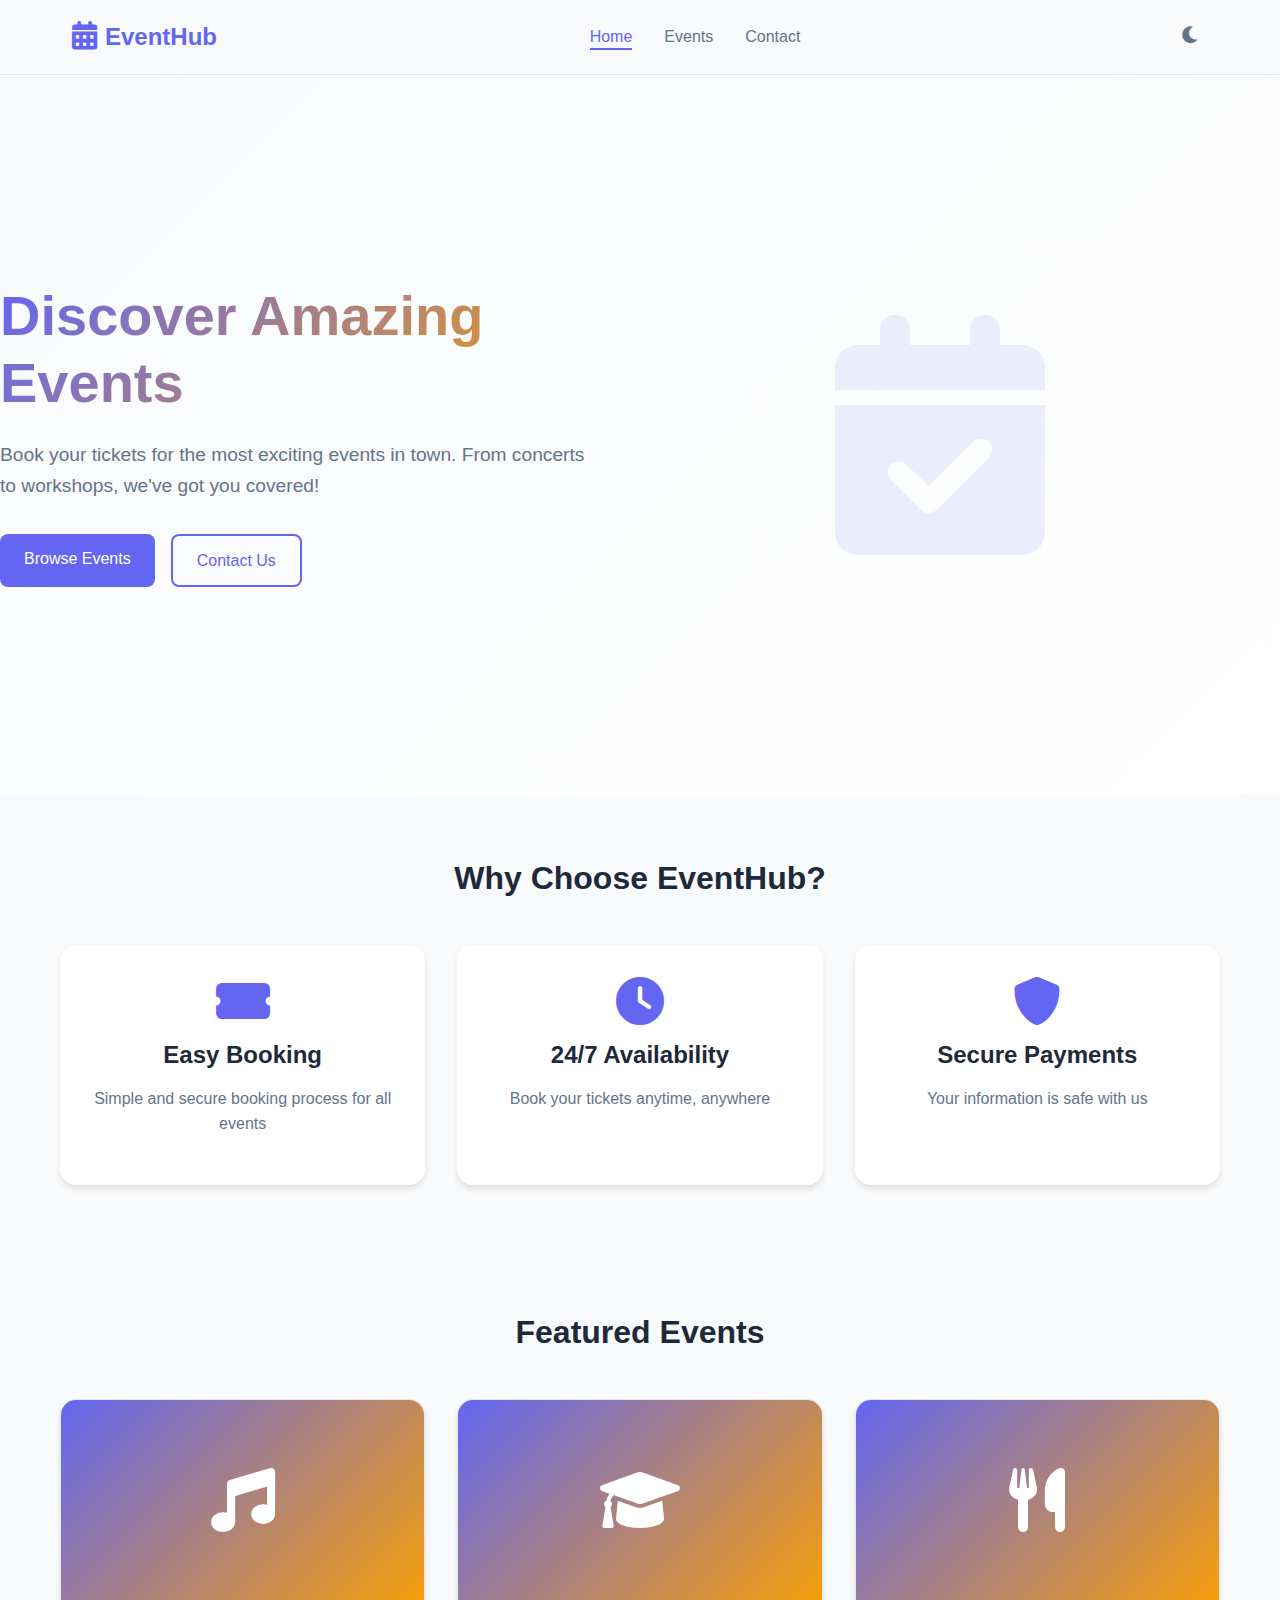
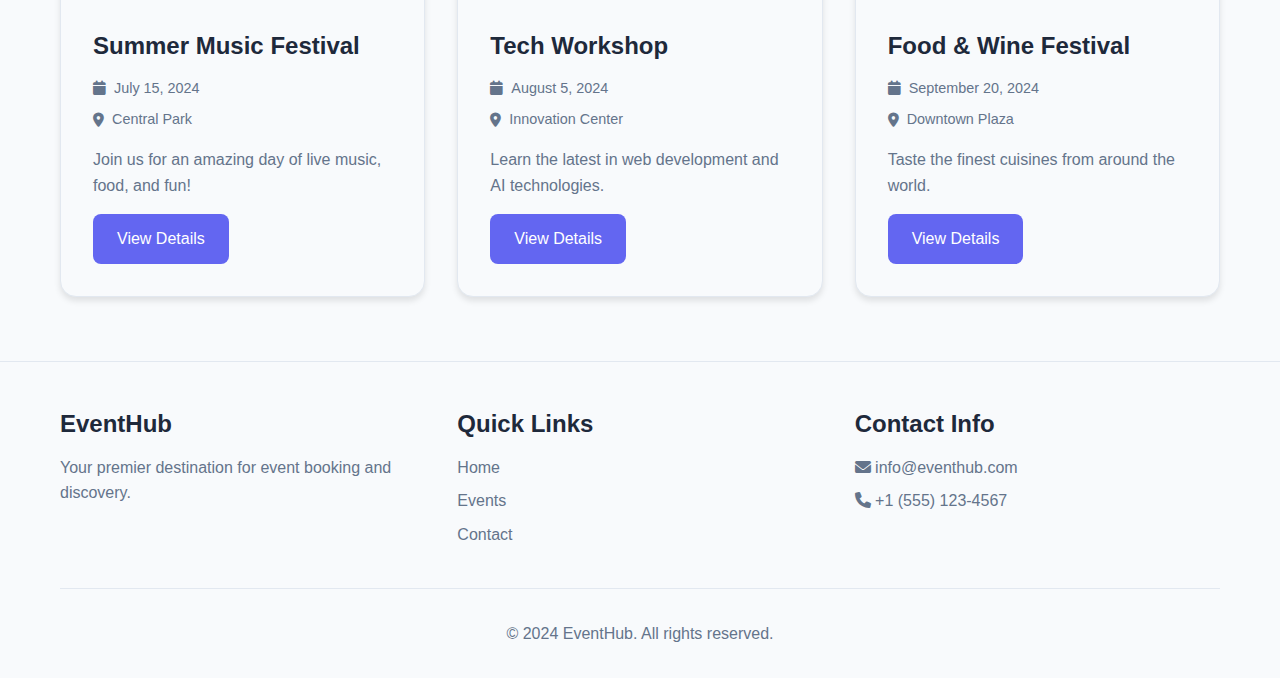
<file: index.html>
<!DOCTYPE html>
<html lang="en">
<head>
    <meta charset="UTF-8">
    <meta name="viewport" content="width=device-width, initial-scale=1.0">
    <title>EventHub - Your Premier Event Booking Platform</title>
    <link rel="stylesheet" href="style.css">
    <link href="https://cdnjs.cloudflare.com/ajax/libs/font-awesome/6.0.0/css/all.min.css" rel="stylesheet">
</head>
<body>
    <!-- Navigation -->
    <nav class="navbar">
        <div class="nav-container">
            <div class="nav-logo">
                <i class="fas fa-calendar-alt"></i>
                <span>EventHub</span>
            </div>
            <ul class="nav-menu">
                <li class="nav-item">
                    <a href="index.html" class="nav-link active">Home</a>
                </li>
                <li class="nav-item">
                    <a href="events.html" class="nav-link">Events</a>
                </li>
                <li class="nav-item">
                    <a href="contact.html" class="nav-link">Contact</a>
                </li>
            </ul>
            <div class="theme-toggle">
                <i class="fas fa-moon" id="theme-toggle"></i>
            </div>
        </div>
    </nav>

    <!-- Hero Section -->
    <section class="hero">
        <div class="hero-content">
            <h1>Discover Amazing Events</h1>
            <p>Book your tickets for the most exciting events in town. From concerts to workshops, we've got you covered!</p>
            <div class="hero-buttons">
                <a href="events.html" class="btn btn-primary">Browse Events</a>
                <a href="contact.html" class="btn btn-secondary">Contact Us</a>
            </div>
        </div>
        <div class="hero-image">
            <i class="fas fa-calendar-check"></i>
        </div>
    </section>

    <!-- Features Section -->
    <section class="features">
        <div class="container">
            <h2>Why Choose EventHub?</h2>
            <div class="features-grid">
                <div class="feature-card">
                    <i class="fas fa-ticket-alt"></i>
                    <h3>Easy Booking</h3>
                    <p>Simple and secure booking process for all events</p>
                </div>
                <div class="feature-card">
                    <i class="fas fa-clock"></i>
                    <h3>24/7 Availability</h3>
                    <p>Book your tickets anytime, anywhere</p>
                </div>
                <div class="feature-card">
                    <i class="fas fa-shield-alt"></i>
                    <h3>Secure Payments</h3>
                    <p>Your information is safe with us</p>
                </div>
            </div>
        </div>
    </section>

    <!-- Featured Events Preview -->
    <section class="featured-events">
        <div class="container">
            <h2>Featured Events</h2>
            <div class="events-grid">
                <div class="event-card">
                    <div class="event-image">
                        <i class="fas fa-music"></i>
                    </div>
                    <div class="event-content">
                        <h3>Summer Music Festival</h3>
                        <p class="event-date"><i class="fas fa-calendar"></i> July 15, 2024</p>
                        <p class="event-location"><i class="fas fa-map-marker-alt"></i> Central Park</p>
                        <p class="event-description">Join us for an amazing day of live music, food, and fun!</p>
                        <a href="events.html" class="btn btn-primary">View Details</a>
                    </div>
                </div>
                <div class="event-card">
                    <div class="event-image">
                        <i class="fas fa-graduation-cap"></i>
                    </div>
                    <div class="event-content">
                        <h3>Tech Workshop</h3>
                        <p class="event-date"><i class="fas fa-calendar"></i> August 5, 2024</p>
                        <p class="event-location"><i class="fas fa-map-marker-alt"></i> Innovation Center</p>
                        <p class="event-description">Learn the latest in web development and AI technologies.</p>
                        <a href="events.html" class="btn btn-primary">View Details</a>
                    </div>
                </div>
                <div class="event-card">
                    <div class="event-image">
                        <i class="fas fa-utensils"></i>
                    </div>
                    <div class="event-content">
                        <h3>Food & Wine Festival</h3>
                        <p class="event-date"><i class="fas fa-calendar"></i> September 20, 2024</p>
                        <p class="event-location"><i class="fas fa-map-marker-alt"></i> Downtown Plaza</p>
                        <p class="event-description">Taste the finest cuisines from around the world.</p>
                        <a href="events.html" class="btn btn-primary">View Details</a>
                    </div>
                </div>
            </div>
        </div>
    </section>

    <!-- Footer -->
    <footer class="footer">
        <div class="container">
            <div class="footer-content">
                <div class="footer-section">
                    <h3>EventHub</h3>
                    <p>Your premier destination for event booking and discovery.</p>
                </div>
                <div class="footer-section">
                    <h3>Quick Links</h3>
                    <ul>
                        <li><a href="index.html">Home</a></li>
                        <li><a href="events.html">Events</a></li>
                        <li><a href="contact.html">Contact</a></li>
                    </ul>
                </div>
                <div class="footer-section">
                    <h3>Contact Info</h3>
                    <p><i class="fas fa-envelope"></i> info@eventhub.com</p>
                    <p><i class="fas fa-phone"></i> +1 (555) 123-4567</p>
                </div>
            </div>
            <div class="footer-bottom">
                <p>&copy; 2024 EventHub. All rights reserved.</p>
            </div>
        </div>
    </footer>

    <script src="script.js"></script>
</body>
</html>
</file>
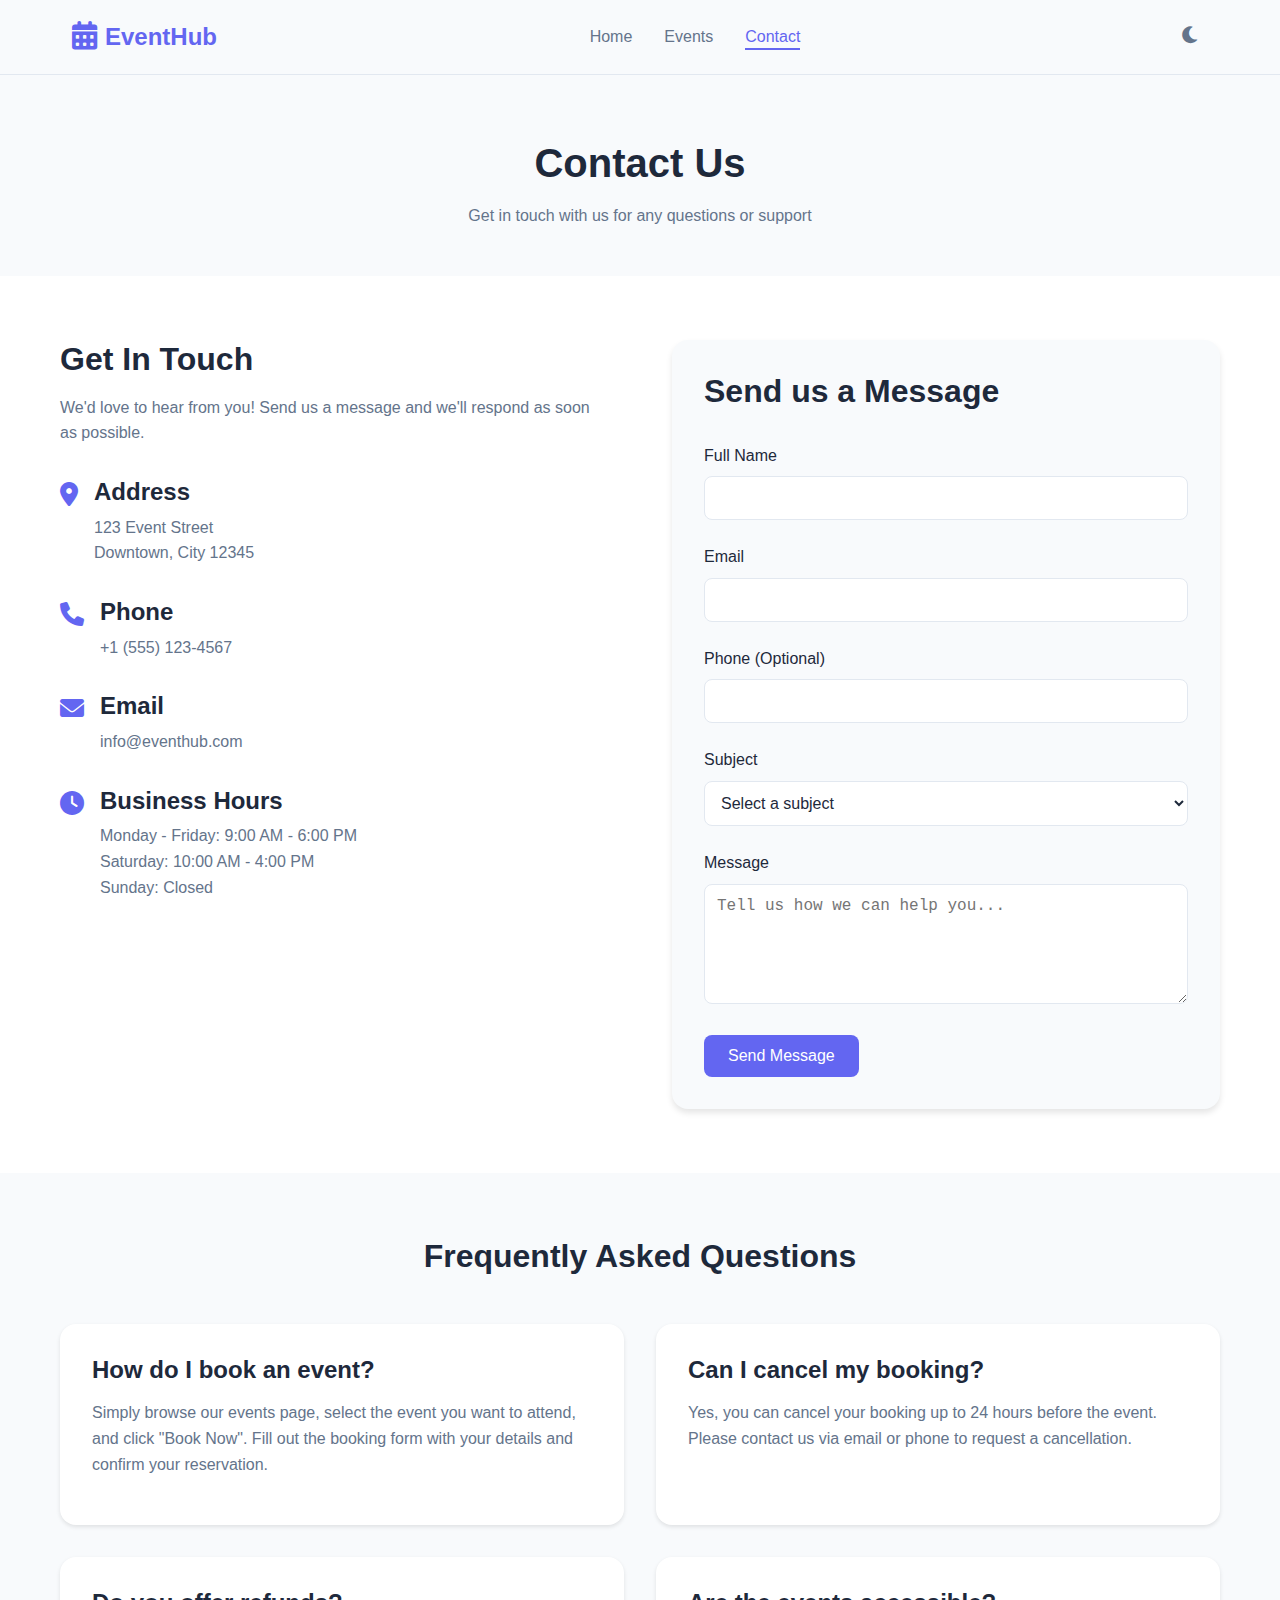
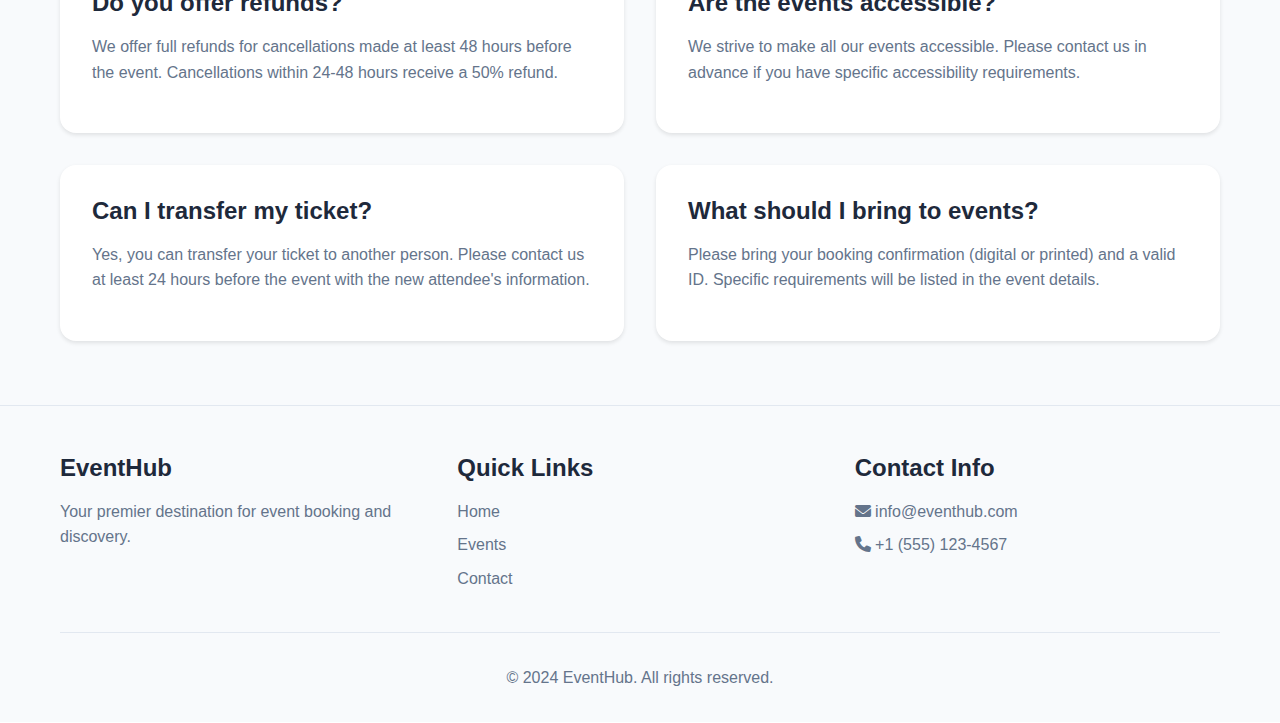
<file: contact.html>
<!DOCTYPE html>
<html lang="en">
<head>
    <meta charset="UTF-8">
    <meta name="viewport" content="width=device-width, initial-scale=1.0">
    <title>Contact - EventHub</title>
    <link rel="stylesheet" href="style.css">
    <link href="https://cdnjs.cloudflare.com/ajax/libs/font-awesome/6.0.0/css/all.min.css" rel="stylesheet">
</head>
<body>
    <!-- Navigation -->
    <nav class="navbar">
        <div class="nav-container">
            <div class="nav-logo">
                <i class="fas fa-calendar-alt"></i>
                <span>EventHub</span>
            </div>
            <ul class="nav-menu">
                <li class="nav-item">
                    <a href="index.html" class="nav-link">Home</a>
                </li>
                <li class="nav-item">
                    <a href="events.html" class="nav-link">Events</a>
                </li>
                <li class="nav-item">
                    <a href="contact.html" class="nav-link active">Contact</a>
                </li>
            </ul>
            <div class="theme-toggle">
                <i class="fas fa-moon" id="theme-toggle"></i>
            </div>
        </div>
    </nav>

    <!-- Contact Header -->
    <section class="page-header">
        <div class="container">
            <h1>Contact Us</h1>
            <p>Get in touch with us for any questions or support</p>
        </div>
    </section>

    <!-- Contact Section -->
    <section class="contact-section">
        <div class="container">
            <div class="contact-grid">
                <!-- Contact Information -->
                <div class="contact-info">
                    <h2>Get In Touch</h2>
                    <p>We'd love to hear from you! Send us a message and we'll respond as soon as possible.</p>
                    
                    <div class="contact-item">
                        <i class="fas fa-map-marker-alt"></i>
                        <div>
                            <h3>Address</h3>
                            <p>123 Event Street<br>Downtown, City 12345</p>
                        </div>
                    </div>
                    
                    <div class="contact-item">
                        <i class="fas fa-phone"></i>
                        <div>
                            <h3>Phone</h3>
                            <p>+1 (555) 123-4567</p>
                        </div>
                    </div>
                    
                    <div class="contact-item">
                        <i class="fas fa-envelope"></i>
                        <div>
                            <h3>Email</h3>
                            <p>info@eventhub.com</p>
                        </div>
                    </div>
                    
                    <div class="contact-item">
                        <i class="fas fa-clock"></i>
                        <div>
                            <h3>Business Hours</h3>
                            <p>Monday - Friday: 9:00 AM - 6:00 PM<br>Saturday: 10:00 AM - 4:00 PM<br>Sunday: Closed</p>
                        </div>
                    </div>
                </div>

                <!-- Contact Form -->
                <div class="contact-form">
                    <h2>Send us a Message</h2>
                    <form id="contact-form">
                        <div class="form-group">
                            <label for="name">Full Name</label>
                            <input type="text" id="name" name="name" required>
                        </div>
                        
                        <div class="form-group">
                            <label for="email">Email</label>
                            <input type="email" id="email" name="email" required>
                        </div>
                        
                        <div class="form-group">
                            <label for="phone">Phone (Optional)</label>
                            <input type="tel" id="phone" name="phone">
                        </div>
                        
                        <div class="form-group">
                            <label for="subject">Subject</label>
                            <select id="subject" name="subject" required>
                                <option value="">Select a subject</option>
                                <option value="general">General Inquiry</option>
                                <option value="booking">Booking Support</option>
                                <option value="technical">Technical Support</option>
                                <option value="partnership">Partnership</option>
                                <option value="feedback">Feedback</option>
                            </select>
                        </div>
                        
                        <div class="form-group">
                            <label for="message">Message</label>
                            <textarea id="message" name="message" rows="5" required placeholder="Tell us how we can help you..."></textarea>
                        </div>
                        
                        <button type="submit" class="btn btn-primary">Send Message</button>
                    </form>
                </div>
            </div>
        </div>
    </section>

    <!-- FAQ Section -->
    <section class="faq-section">
        <div class="container">
            <h2>Frequently Asked Questions</h2>
            <div class="faq-grid">
                <div class="faq-item">
                    <h3>How do I book an event?</h3>
                    <p>Simply browse our events page, select the event you want to attend, and click "Book Now". Fill out the booking form with your details and confirm your reservation.</p>
                </div>
                
                <div class="faq-item">
                    <h3>Can I cancel my booking?</h3>
                    <p>Yes, you can cancel your booking up to 24 hours before the event. Please contact us via email or phone to request a cancellation.</p>
                </div>
                
                <div class="faq-item">
                    <h3>Do you offer refunds?</h3>
                    <p>We offer full refunds for cancellations made at least 48 hours before the event. Cancellations within 24-48 hours receive a 50% refund.</p>
                </div>
                
                <div class="faq-item">
                    <h3>Are the events accessible?</h3>
                    <p>We strive to make all our events accessible. Please contact us in advance if you have specific accessibility requirements.</p>
                </div>
                
                <div class="faq-item">
                    <h3>Can I transfer my ticket?</h3>
                    <p>Yes, you can transfer your ticket to another person. Please contact us at least 24 hours before the event with the new attendee's information.</p>
                </div>
                
                <div class="faq-item">
                    <h3>What should I bring to events?</h3>
                    <p>Please bring your booking confirmation (digital or printed) and a valid ID. Specific requirements will be listed in the event details.</p>
                </div>
            </div>
        </div>
    </section>

    <!-- Footer -->
    <footer class="footer">
        <div class="container">
            <div class="footer-content">
                <div class="footer-section">
                    <h3>EventHub</h3>
                    <p>Your premier destination for event booking and discovery.</p>
                </div>
                <div class="footer-section">
                    <h3>Quick Links</h3>
                    <ul>
                        <li><a href="index.html">Home</a></li>
                        <li><a href="events.html">Events</a></li>
                        <li><a href="contact.html">Contact</a></li>
                    </ul>
                </div>
                <div class="footer-section">
                    <h3>Contact Info</h3>
                    <p><i class="fas fa-envelope"></i> info@eventhub.com</p>
                    <p><i class="fas fa-phone"></i> +1 (555) 123-4567</p>
                </div>
            </div>
            <div class="footer-bottom">
                <p>&copy; 2024 EventHub. All rights reserved.</p>
            </div>
        </div>
    </footer>

    <script src="script.js"></script>
</body>
</html>
</file>
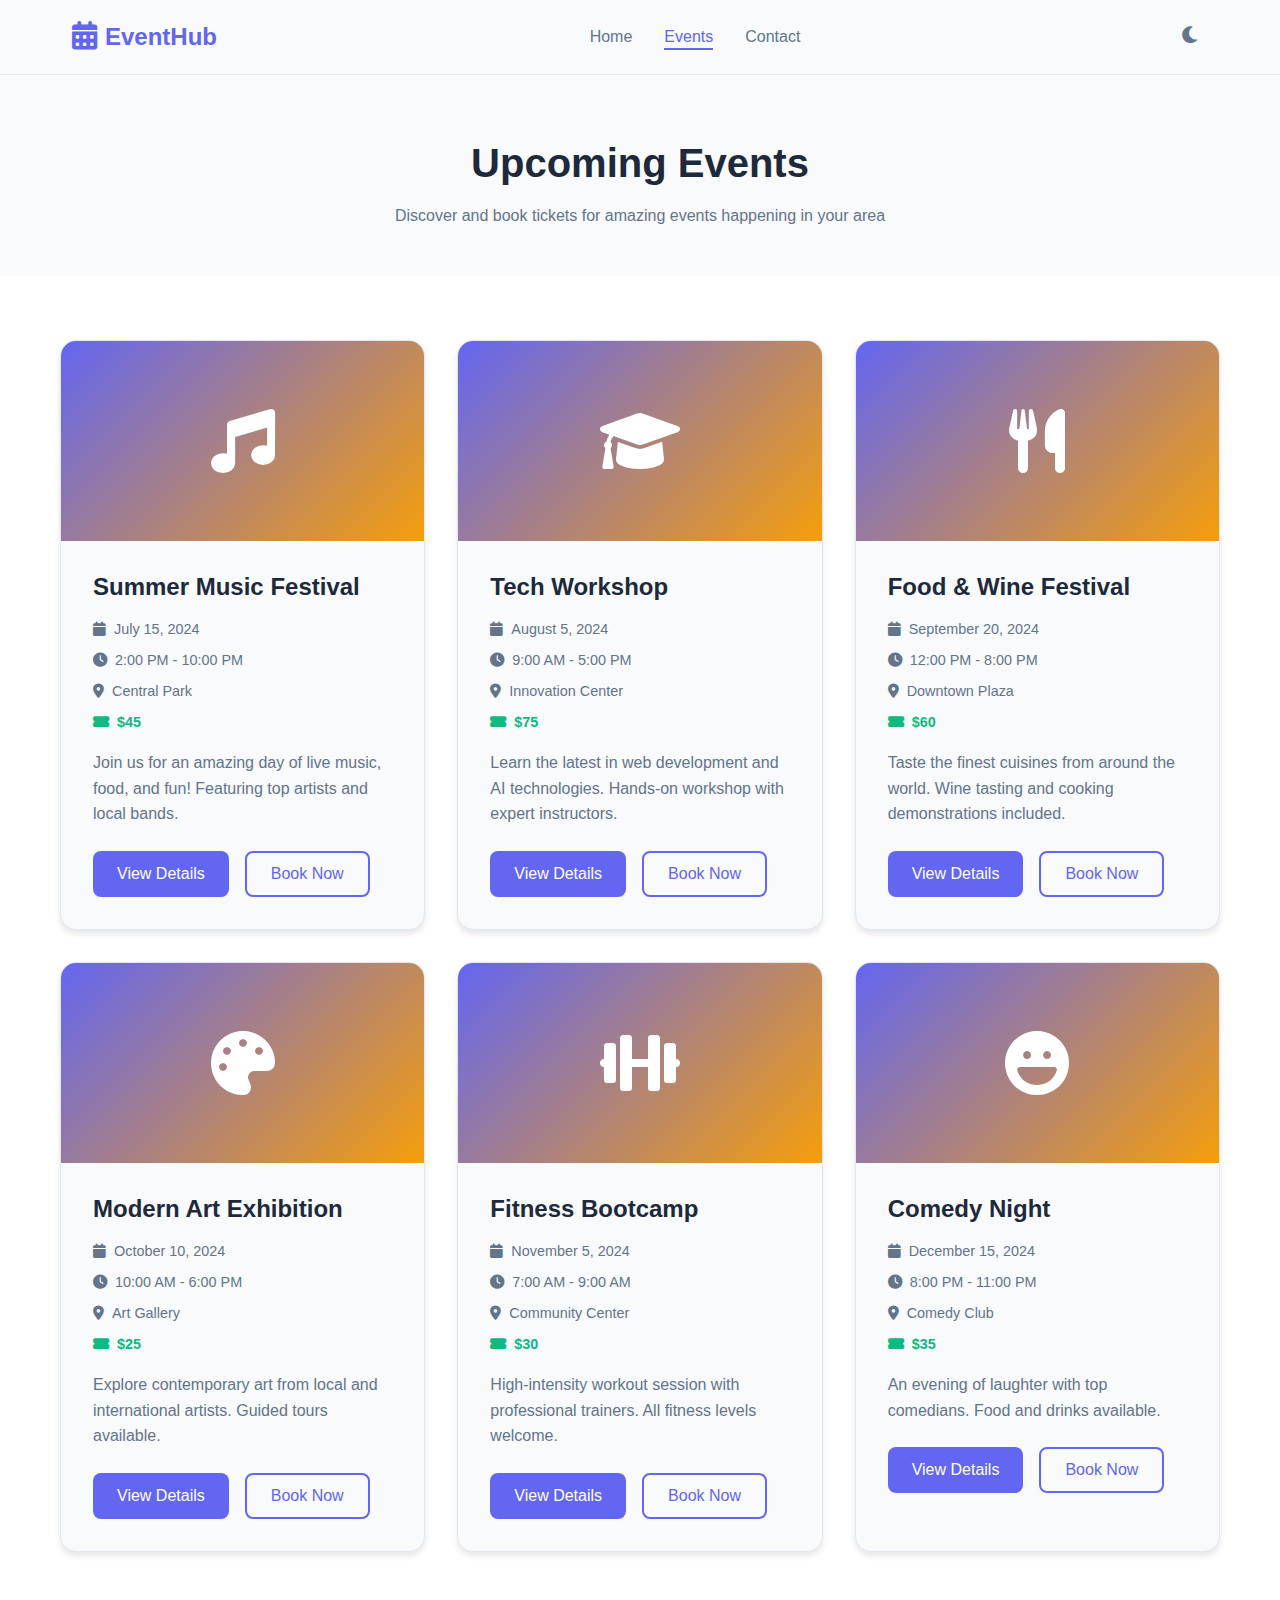
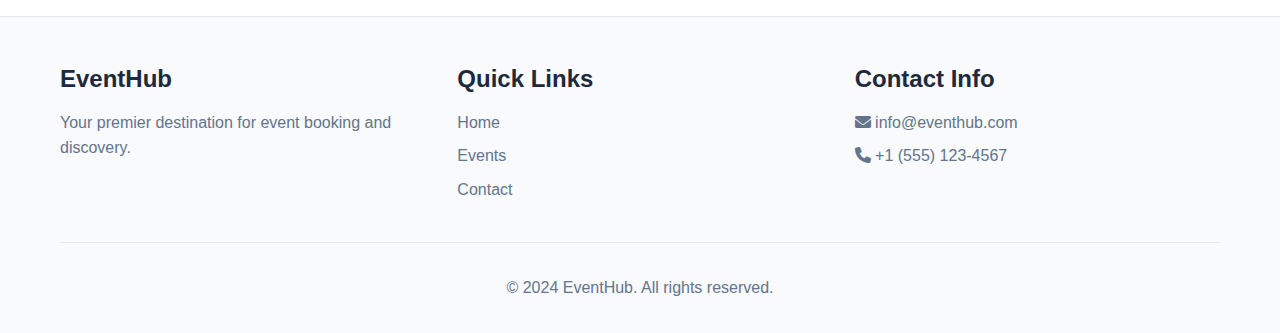
<file: events.html>
<!DOCTYPE html>
<html lang="en">
<head>
    <meta charset="UTF-8">
    <meta name="viewport" content="width=device-width, initial-scale=1.0">
    <title>Events - EventHub</title>
    <link rel="stylesheet" href="style.css">
    <link href="https://cdnjs.cloudflare.com/ajax/libs/font-awesome/6.0.0/css/all.min.css" rel="stylesheet">
</head>
<body>
    <!-- Navigation -->
    <nav class="navbar">
        <div class="nav-container">
            <div class="nav-logo">
                <i class="fas fa-calendar-alt"></i>
                <span>EventHub</span>
            </div>
            <ul class="nav-menu">
                <li class="nav-item">
                    <a href="index.html" class="nav-link">Home</a>
                </li>
                <li class="nav-item">
                    <a href="events.html" class="nav-link active">Events</a>
                </li>
                <li class="nav-item">
                    <a href="contact.html" class="nav-link">Contact</a>
                </li>
            </ul>
            <div class="theme-toggle">
                <i class="fas fa-moon" id="theme-toggle"></i>
            </div>
        </div>
    </nav>

    <!-- Events Header -->
    <section class="page-header">
        <div class="container">
            <h1>Upcoming Events</h1>
            <p>Discover and book tickets for amazing events happening in your area</p>
        </div>
    </section>

    <!-- Events Grid -->
    <section class="events-section">
        <div class="container">
            <div class="events-grid">
                <div class="event-card" data-event="summer-music-festival">
                    <div class="event-image">
                        <i class="fas fa-music"></i>
                    </div>
                    <div class="event-content">
                        <h3>Summer Music Festival</h3>
                        <p class="event-date"><i class="fas fa-calendar"></i> July 15, 2024</p>
                        <p class="event-time"><i class="fas fa-clock"></i> 2:00 PM - 10:00 PM</p>
                        <p class="event-location"><i class="fas fa-map-marker-alt"></i> Central Park</p>
                        <p class="event-price"><i class="fas fa-ticket-alt"></i> $45</p>
                        <p class="event-description">Join us for an amazing day of live music, food, and fun! Featuring top artists and local bands.</p>
                        <div class="event-actions">
                            <button class="btn btn-primary" onclick="showEventDetails('summer-music-festival')">View Details</button>
                            <button class="btn btn-secondary" onclick="bookEvent('Summer Music Festival', 45)">Book Now</button>
                        </div>
                    </div>
                </div>

                <div class="event-card" data-event="tech-workshop">
                    <div class="event-image">
                        <i class="fas fa-graduation-cap"></i>
                    </div>
                    <div class="event-content">
                        <h3>Tech Workshop</h3>
                        <p class="event-date"><i class="fas fa-calendar"></i> August 5, 2024</p>
                        <p class="event-time"><i class="fas fa-clock"></i> 9:00 AM - 5:00 PM</p>
                        <p class="event-location"><i class="fas fa-map-marker-alt"></i> Innovation Center</p>
                        <p class="event-price"><i class="fas fa-ticket-alt"></i> $75</p>
                        <p class="event-description">Learn the latest in web development and AI technologies. Hands-on workshop with expert instructors.</p>
                        <div class="event-actions">
                            <button class="btn btn-primary" onclick="showEventDetails('tech-workshop')">View Details</button>
                            <button class="btn btn-secondary" onclick="bookEvent('Tech Workshop', 75)">Book Now</button>
                        </div>
                    </div>
                </div>

                <div class="event-card" data-event="food-wine-festival">
                    <div class="event-image">
                        <i class="fas fa-utensils"></i>
                    </div>
                    <div class="event-content">
                        <h3>Food & Wine Festival</h3>
                        <p class="event-date"><i class="fas fa-calendar"></i> September 20, 2024</p>
                        <p class="event-time"><i class="fas fa-clock"></i> 12:00 PM - 8:00 PM</p>
                        <p class="event-location"><i class="fas fa-map-marker-alt"></i> Downtown Plaza</p>
                        <p class="event-price"><i class="fas fa-ticket-alt"></i> $60</p>
                        <p class="event-description">Taste the finest cuisines from around the world. Wine tasting and cooking demonstrations included.</p>
                        <div class="event-actions">
                            <button class="btn btn-primary" onclick="showEventDetails('food-wine-festival')">View Details</button>
                            <button class="btn btn-secondary" onclick="bookEvent('Food & Wine Festival', 60)">Book Now</button>
                        </div>
                    </div>
                </div>

                <div class="event-card" data-event="art-exhibition">
                    <div class="event-image">
                        <i class="fas fa-palette"></i>
                    </div>
                    <div class="event-content">
                        <h3>Modern Art Exhibition</h3>
                        <p class="event-date"><i class="fas fa-calendar"></i> October 10, 2024</p>
                        <p class="event-time"><i class="fas fa-clock"></i> 10:00 AM - 6:00 PM</p>
                        <p class="event-location"><i class="fas fa-map-marker-alt"></i> Art Gallery</p>
                        <p class="event-price"><i class="fas fa-ticket-alt"></i> $25</p>
                        <p class="event-description">Explore contemporary art from local and international artists. Guided tours available.</p>
                        <div class="event-actions">
                            <button class="btn btn-primary" onclick="showEventDetails('art-exhibition')">View Details</button>
                            <button class="btn btn-secondary" onclick="bookEvent('Modern Art Exhibition', 25)">Book Now</button>
                        </div>
                    </div>
                </div>

                <div class="event-card" data-event="fitness-bootcamp">
                    <div class="event-image">
                        <i class="fas fa-dumbbell"></i>
                    </div>
                    <div class="event-content">
                        <h3>Fitness Bootcamp</h3>
                        <p class="event-date"><i class="fas fa-calendar"></i> November 5, 2024</p>
                        <p class="event-time"><i class="fas fa-clock"></i> 7:00 AM - 9:00 AM</p>
                        <p class="event-location"><i class="fas fa-map-marker-alt"></i> Community Center</p>
                        <p class="event-price"><i class="fas fa-ticket-alt"></i> $30</p>
                        <p class="event-description">High-intensity workout session with professional trainers. All fitness levels welcome.</p>
                        <div class="event-actions">
                            <button class="btn btn-primary" onclick="showEventDetails('fitness-bootcamp')">View Details</button>
                            <button class="btn btn-secondary" onclick="bookEvent('Fitness Bootcamp', 30)">Book Now</button>
                        </div>
                    </div>
                </div>

                <div class="event-card" data-event="comedy-night">
                    <div class="event-image">
                        <i class="fas fa-laugh"></i>
                    </div>
                    <div class="event-content">
                        <h3>Comedy Night</h3>
                        <p class="event-date"><i class="fas fa-calendar"></i> December 15, 2024</p>
                        <p class="event-time"><i class="fas fa-clock"></i> 8:00 PM - 11:00 PM</p>
                        <p class="event-location"><i class="fas fa-map-marker-alt"></i> Comedy Club</p>
                        <p class="event-price"><i class="fas fa-ticket-alt"></i> $35</p>
                        <p class="event-description">An evening of laughter with top comedians. Food and drinks available.</p>
                        <div class="event-actions">
                            <button class="btn btn-primary" onclick="showEventDetails('comedy-night')">View Details</button>
                            <button class="btn btn-secondary" onclick="bookEvent('Comedy Night', 35)">Book Now</button>
                        </div>
                    </div>
                </div>
            </div>
        </div>
    </section>

    <!-- Event Details Modal -->
    <div id="event-modal" class="modal">
        <div class="modal-content">
            <span class="close">&times;</span>
            <div id="modal-content">
                <!-- Modal content will be populated by JavaScript -->
            </div>
        </div>
    </div>

    <!-- Booking Modal -->
    <div id="booking-modal" class="modal">
        <div class="modal-content">
            <span class="close">&times;</span>
            <h2>Book Your Event</h2>
            <form id="booking-form">
                <div class="form-group">
                    <label for="event-name">Event Name:</label>
                    <input type="text" id="event-name" name="eventName" readonly>
                </div>
                <div class="form-group">
                    <label for="event-price">Price:</label>
                    <input type="text" id="event-price" name="eventPrice" readonly>
                </div>
                <div class="form-group">
                    <label for="customer-name">Full Name:</label>
                    <input type="text" id="customer-name" name="customerName" required>
                </div>
                <div class="form-group">
                    <label for="customer-email">Email:</label>
                    <input type="email" id="customer-email" name="customerEmail" required>
                </div>
                <div class="form-group">
                    <label for="customer-phone">Phone:</label>
                    <input type="tel" id="customer-phone" name="customerPhone" required>
                </div>
                <div class="form-group">
                    <label for="ticket-quantity">Number of Tickets:</label>
                    <select id="ticket-quantity" name="ticketQuantity" required>
                        <option value="">Select quantity</option>
                        <option value="1">1</option>
                        <option value="2">2</option>
                        <option value="3">3</option>
                        <option value="4">4</option>
                        <option value="5">5</option>
                    </select>
                </div>
                <div class="form-group">
                    <label for="total-price">Total Price:</label>
                    <input type="text" id="total-price" name="totalPrice" readonly>
                </div>
                <div class="form-actions">
                    <button type="submit" class="btn btn-primary">Confirm Booking</button>
                    <button type="button" class="btn btn-secondary" onclick="closeBookingModal()">Cancel</button>
                </div>
            </form>
        </div>
    </div>

    <!-- Footer -->
    <footer class="footer">
        <div class="container">
            <div class="footer-content">
                <div class="footer-section">
                    <h3>EventHub</h3>
                    <p>Your premier destination for event booking and discovery.</p>
                </div>
                <div class="footer-section">
                    <h3>Quick Links</h3>
                    <ul>
                        <li><a href="index.html">Home</a></li>
                        <li><a href="events.html">Events</a></li>
                        <li><a href="contact.html">Contact</a></li>
                    </ul>
                </div>
                <div class="footer-section">
                    <h3>Contact Info</h3>
                    <p><i class="fas fa-envelope"></i> info@eventhub.com</p>
                    <p><i class="fas fa-phone"></i> +1 (555) 123-4567</p>
                </div>
            </div>
            <div class="footer-bottom">
                <p>&copy; 2024 EventHub. All rights reserved.</p>
            </div>
        </div>
    </footer>

    <script src="script.js"></script>
</body>
</html>
</file>
<file: style.css>
/* CSS Variables for Theme */
:root {
    /* Light Theme Colors */
    --primary-color: #6366f1;
    --primary-hover: #4f46e5;
    --secondary-color: #64748b;
    --accent-color: #f59e0b;
    --background-color: #ffffff;
    --surface-color: #f8fafc;
    --text-primary: #1e293b;
    --text-secondary: #64748b;
    --border-color: #e2e8f0;
    --shadow-color: rgba(0, 0, 0, 0.1);
    --success-color: #10b981;
    --error-color: #ef4444;
    --warning-color: #f59e0b;
}

/* Dark Theme Colors */
[data-theme="dark"] {
    --primary-color: #8b5cf6;
    --primary-hover: #7c3aed;
    --secondary-color: #94a3b8;
    --accent-color: #fbbf24;
    --background-color: #0f172a;
    --surface-color: #1e293b;
    --text-primary: #f1f5f9;
    --text-secondary: #cbd5e1;
    --border-color: #334155;
    --shadow-color: rgba(0, 0, 0, 0.3);
    --success-color: #34d399;
    --error-color: #f87171;
    --warning-color: #fbbf24;
}

/* Reset and Base Styles */
* {
    margin: 0;
    padding: 0;
    box-sizing: border-box;
}

body {
    font-family: 'Inter', -apple-system, BlinkMacSystemFont, 'Segoe UI', Roboto, sans-serif;
    line-height: 1.6;
    color: var(--text-primary);
    background-color: var(--background-color);
    transition: all 0.3s ease;
}

.container {
    max-width: 1200px;
    margin: 0 auto;
    padding: 0 20px;
}

/* Typography */
h1, h2, h3, h4, h5, h6 {
    font-weight: 600;
    line-height: 1.2;
    margin-bottom: 1rem;
}

h1 { font-size: 2.5rem; }
h2 { font-size: 2rem; }
h3 { font-size: 1.5rem; }

p {
    margin-bottom: 1rem;
    color: var(--text-secondary);
}

/* Navigation */
.navbar {
    background-color: var(--surface-color);
    border-bottom: 1px solid var(--border-color);
    position: sticky;
    top: 0;
    z-index: 1000;
    backdrop-filter: blur(10px);
}

.nav-container {
    display: flex;
    justify-content: space-between;
    align-items: center;
    padding: 1rem 2rem;
    max-width: 1200px;
    margin: 0 auto;
}

.nav-logo {
    display: flex;
    align-items: center;
    gap: 0.5rem;
    font-size: 1.5rem;
    font-weight: 700;
    color: var(--primary-color);
}

.nav-logo i {
    font-size: 1.8rem;
}

.nav-menu {
    display: flex;
    list-style: none;
    gap: 2rem;
}

.nav-link {
    text-decoration: none;
    color: var(--text-secondary);
    font-weight: 500;
    transition: color 0.3s ease;
    position: relative;
}

.nav-link:hover,
.nav-link.active {
    color: var(--primary-color);
}

.nav-link.active::after {
    content: '';
    position: absolute;
    bottom: -5px;
    left: 0;
    width: 100%;
    height: 2px;
    background-color: var(--primary-color);
}

.theme-toggle {
    cursor: pointer;
    padding: 0.5rem;
    border-radius: 50%;
    transition: background-color 0.3s ease;
}

.theme-toggle:hover {
    background-color: var(--border-color);
}

.theme-toggle i {
    font-size: 1.2rem;
    color: var(--text-secondary);
}

/* Buttons */
.btn {
    display: inline-block;
    padding: 0.75rem 1.5rem;
    border: none;
    border-radius: 0.5rem;
    font-weight: 500;
    text-decoration: none;
    cursor: pointer;
    transition: all 0.3s ease;
    font-size: 1rem;
    text-align: center;
}

.btn-primary {
    background-color: var(--primary-color);
    color: white;
}

.btn-primary:hover {
    background-color: var(--primary-hover);
    transform: translateY(-2px);
    box-shadow: 0 4px 12px var(--shadow-color);
}

.btn-secondary {
    background-color: transparent;
    color: var(--primary-color);
    border: 2px solid var(--primary-color);
}

.btn-secondary:hover {
    background-color: var(--primary-color);
    color: white;
    transform: translateY(-2px);
}

/* Hero Section */
.hero {
    display: flex;
    align-items: center;
    min-height: 80vh;
    padding: 4rem 0;
    background: linear-gradient(135deg, var(--surface-color) 0%, var(--background-color) 100%);
}

.hero-content {
    flex: 1;
    max-width: 600px;
}

.hero h1 {
    font-size: 3.5rem;
    margin-bottom: 1.5rem;
    background: linear-gradient(135deg, var(--primary-color), var(--accent-color));
    -webkit-background-clip: text;
    -webkit-text-fill-color: transparent;
    background-clip: text;
}

.hero p {
    font-size: 1.2rem;
    margin-bottom: 2rem;
    color: var(--text-secondary);
}

.hero-buttons {
    display: flex;
    gap: 1rem;
    flex-wrap: wrap;
}

.hero-image {
    flex: 1;
    display: flex;
    justify-content: center;
    align-items: center;
}

.hero-image i {
    font-size: 15rem;
    color: var(--primary-color);
    opacity: 0.1;
}

/* Features Section */
.features {
    padding: 4rem 0;
    background-color: var(--surface-color);
}

.features h2 {
    text-align: center;
    margin-bottom: 3rem;
}

.features-grid {
    display: grid;
    grid-template-columns: repeat(auto-fit, minmax(300px, 1fr));
    gap: 2rem;
}

.feature-card {
    background-color: var(--background-color);
    padding: 2rem;
    border-radius: 1rem;
    text-align: center;
    box-shadow: 0 4px 6px var(--shadow-color);
    transition: transform 0.3s ease, box-shadow 0.3s ease;
}

.feature-card:hover {
    transform: translateY(-5px);
    box-shadow: 0 8px 25px var(--shadow-color);
}

.feature-card i {
    font-size: 3rem;
    color: var(--primary-color);
    margin-bottom: 1rem;
}

.feature-card h3 {
    margin-bottom: 1rem;
    color: var(--text-primary);
}

/* Events Section */
.page-header {
    padding: 4rem 0 2rem;
    text-align: center;
    background-color: var(--surface-color);
}

.page-header h1 {
    margin-bottom: 1rem;
}

.events-section {
    padding: 4rem 0;
}

.events-grid {
    display: grid;
    grid-template-columns: repeat(auto-fit, minmax(350px, 1fr));
    gap: 2rem;
}

.event-card {
    background-color: var(--surface-color);
    border-radius: 1rem;
    overflow: hidden;
    box-shadow: 0 4px 6px var(--shadow-color);
    transition: transform 0.3s ease, box-shadow 0.3s ease;
    border: 1px solid var(--border-color);
}

.event-card:hover {
    transform: translateY(-5px);
    box-shadow: 0 8px 25px var(--shadow-color);
}

.event-image {
    height: 200px;
    background: linear-gradient(135deg, var(--primary-color), var(--accent-color));
    display: flex;
    align-items: center;
    justify-content: center;
}

.event-image i {
    font-size: 4rem;
    color: white;
}

.event-content {
    padding: 2rem;
}

.event-content h3 {
    margin-bottom: 1rem;
    color: var(--text-primary);
}

.event-date, .event-time, .event-location, .event-price {
    display: flex;
    align-items: center;
    gap: 0.5rem;
    margin-bottom: 0.5rem;
    color: var(--text-secondary);
    font-size: 0.9rem;
}

.event-price {
    color: var(--success-color);
    font-weight: 600;
}

.event-description {
    margin: 1rem 0;
    color: var(--text-secondary);
    line-height: 1.6;
}

.event-actions {
    display: flex;
    gap: 1rem;
    margin-top: 1.5rem;
}

/* Featured Events */
.featured-events {
    padding: 4rem 0;
    background-color: var(--surface-color);
}

.featured-events h2 {
    text-align: center;
    margin-bottom: 3rem;
}

/* Contact Section */
.contact-section {
    padding: 4rem 0;
}

.contact-grid {
    display: grid;
    grid-template-columns: 1fr 1fr;
    gap: 4rem;
    align-items: start;
}

.contact-info h2 {
    margin-bottom: 1rem;
}

.contact-info p {
    margin-bottom: 2rem;
    color: var(--text-secondary);
}

.contact-item {
    display: flex;
    align-items: flex-start;
    gap: 1rem;
    margin-bottom: 2rem;
}

.contact-item i {
    font-size: 1.5rem;
    color: var(--primary-color);
    margin-top: 0.25rem;
}

.contact-item h3 {
    margin-bottom: 0.5rem;
    color: var(--text-primary);
}

.contact-item p {
    margin-bottom: 0;
    color: var(--text-secondary);
}

.contact-form {
    background-color: var(--surface-color);
    padding: 2rem;
    border-radius: 1rem;
    box-shadow: 0 4px 6px var(--shadow-color);
}

.contact-form h2 {
    margin-bottom: 2rem;
}

/* Form Styles */
.form-group {
    margin-bottom: 1.5rem;
}

.form-group label {
    display: block;
    margin-bottom: 0.5rem;
    font-weight: 500;
    color: var(--text-primary);
}

.form-group input,
.form-group select,
.form-group textarea {
    width: 100%;
    padding: 0.75rem;
    border: 1px solid var(--border-color);
    border-radius: 0.5rem;
    background-color: var(--background-color);
    color: var(--text-primary);
    font-size: 1rem;
    transition: border-color 0.3s ease;
}

.form-group input:focus,
.form-group select:focus,
.form-group textarea:focus {
    outline: none;
    border-color: var(--primary-color);
    box-shadow: 0 0 0 3px rgba(99, 102, 241, 0.1);
}

.form-group textarea {
    resize: vertical;
    min-height: 120px;
}

.form-actions {
    display: flex;
    gap: 1rem;
    margin-top: 2rem;
}

/* FAQ Section */
.faq-section {
    padding: 4rem 0;
    background-color: var(--surface-color);
}

.faq-section h2 {
    text-align: center;
    margin-bottom: 3rem;
}

.faq-grid {
    display: grid;
    grid-template-columns: repeat(auto-fit, minmax(400px, 1fr));
    gap: 2rem;
}

.faq-item {
    background-color: var(--background-color);
    padding: 2rem;
    border-radius: 1rem;
    box-shadow: 0 2px 4px var(--shadow-color);
}

.faq-item h3 {
    margin-bottom: 1rem;
    color: var(--text-primary);
}

.faq-item p {
    color: var(--text-secondary);
    line-height: 1.6;
}

/* Modal Styles */
.modal {
    display: none;
    position: fixed;
    z-index: 2000;
    left: 0;
    top: 0;
    width: 100%;
    height: 100%;
    background-color: rgba(0, 0, 0, 0.5);
    backdrop-filter: blur(5px);
}

.modal-content {
    background-color: var(--background-color);
    margin: 5% auto;
    padding: 2rem;
    border-radius: 1rem;
    width: 90%;
    max-width: 600px;
    position: relative;
    box-shadow: 0 10px 30px var(--shadow-color);
}

.close {
    position: absolute;
    right: 1.5rem;
    top: 1.5rem;
    font-size: 1.5rem;
    font-weight: bold;
    cursor: pointer;
    color: var(--text-secondary);
    transition: color 0.3s ease;
}

.close:hover {
    color: var(--text-primary);
}

/* Footer */
.footer {
    background-color: var(--surface-color);
    border-top: 1px solid var(--border-color);
    padding: 3rem 0 1rem;
}

.footer-content {
    display: grid;
    grid-template-columns: repeat(auto-fit, minmax(250px, 1fr));
    gap: 2rem;
    margin-bottom: 2rem;
}

.footer-section h3 {
    margin-bottom: 1rem;
    color: var(--text-primary);
}

.footer-section p {
    color: var(--text-secondary);
    margin-bottom: 0.5rem;
}

.footer-section ul {
    list-style: none;
}

.footer-section ul li {
    margin-bottom: 0.5rem;
}

.footer-section ul li a {
    color: var(--text-secondary);
    text-decoration: none;
    transition: color 0.3s ease;
}

.footer-section ul li a:hover {
    color: var(--primary-color);
}

.footer-bottom {
    text-align: center;
    padding-top: 2rem;
    border-top: 1px solid var(--border-color);
    color: var(--text-secondary);
}

/* Success/Error Messages */
.message {
    padding: 1rem;
    border-radius: 0.5rem;
    margin-bottom: 1rem;
    display: none;
}

.message.success {
    background-color: rgba(16, 185, 129, 0.1);
    color: var(--success-color);
    border: 1px solid var(--success-color);
}

.message.error {
    background-color: rgba(239, 68, 68, 0.1);
    color: var(--error-color);
    border: 1px solid var(--error-color);
}

/* Responsive Design */
@media (max-width: 768px) {
    .nav-container {
        padding: 1rem;
    }
    
    .nav-menu {
        display: none;
    }
    
    .hero {
        flex-direction: column;
        text-align: center;
        padding: 2rem 0;
    }
    
    .hero h1 {
        font-size: 2.5rem;
    }
    
    .hero-buttons {
        justify-content: center;
    }
    
    .hero-image i {
        font-size: 8rem;
    }
    
    .contact-grid {
        grid-template-columns: 1fr;
        gap: 2rem;
    }
    
    .events-grid {
        grid-template-columns: 1fr;
    }
    
    .faq-grid {
        grid-template-columns: 1fr;
    }
    
    .modal-content {
        width: 95%;
        margin: 10% auto;
    }
    
    .form-actions {
        flex-direction: column;
    }
    
    .event-actions {
        flex-direction: column;
    }
}

@media (max-width: 480px) {
    .container {
        padding: 0 15px;
    }
    
    .hero h1 {
        font-size: 2rem;
    }
    
    .btn {
        padding: 0.5rem 1rem;
        font-size: 0.9rem;
    }
    
    .event-card {
        margin: 0 10px;
    }
}

/* Animation Classes */
.fade-in {
    animation: fadeIn 0.5s ease-in;
}

@keyframes fadeIn {
    from {
        opacity: 0;
        transform: translateY(20px);
    }
    to {
        opacity: 1;
        transform: translateY(0);
    }
}

.slide-in {
    animation: slideIn 0.3s ease-out;
}

@keyframes slideIn {
    from {
        transform: translateX(-100%);
    }
    to {
        transform: translateX(0);
    }
}

/* Loading Spinner */
.spinner {
    display: inline-block;
    width: 20px;
    height: 20px;
    border: 3px solid var(--border-color);
    border-radius: 50%;
    border-top-color: var(--primary-color);
    animation: spin 1s ease-in-out infinite;
}

@keyframes spin {
    to {
        transform: rotate(360deg);
    }
}

/* Utility Classes */
.text-center { text-align: center; }
.text-left { text-align: left; }
.text-right { text-align: right; }

.mt-1 { margin-top: 0.5rem; }
.mt-2 { margin-top: 1rem; }
.mt-3 { margin-top: 1.5rem; }
.mt-4 { margin-top: 2rem; }

.mb-1 { margin-bottom: 0.5rem; }
.mb-2 { margin-bottom: 1rem; }
.mb-3 { margin-bottom: 1.5rem; }
.mb-4 { margin-bottom: 2rem; }

.hidden { display: none; }
.visible { display: block; }
</file>
